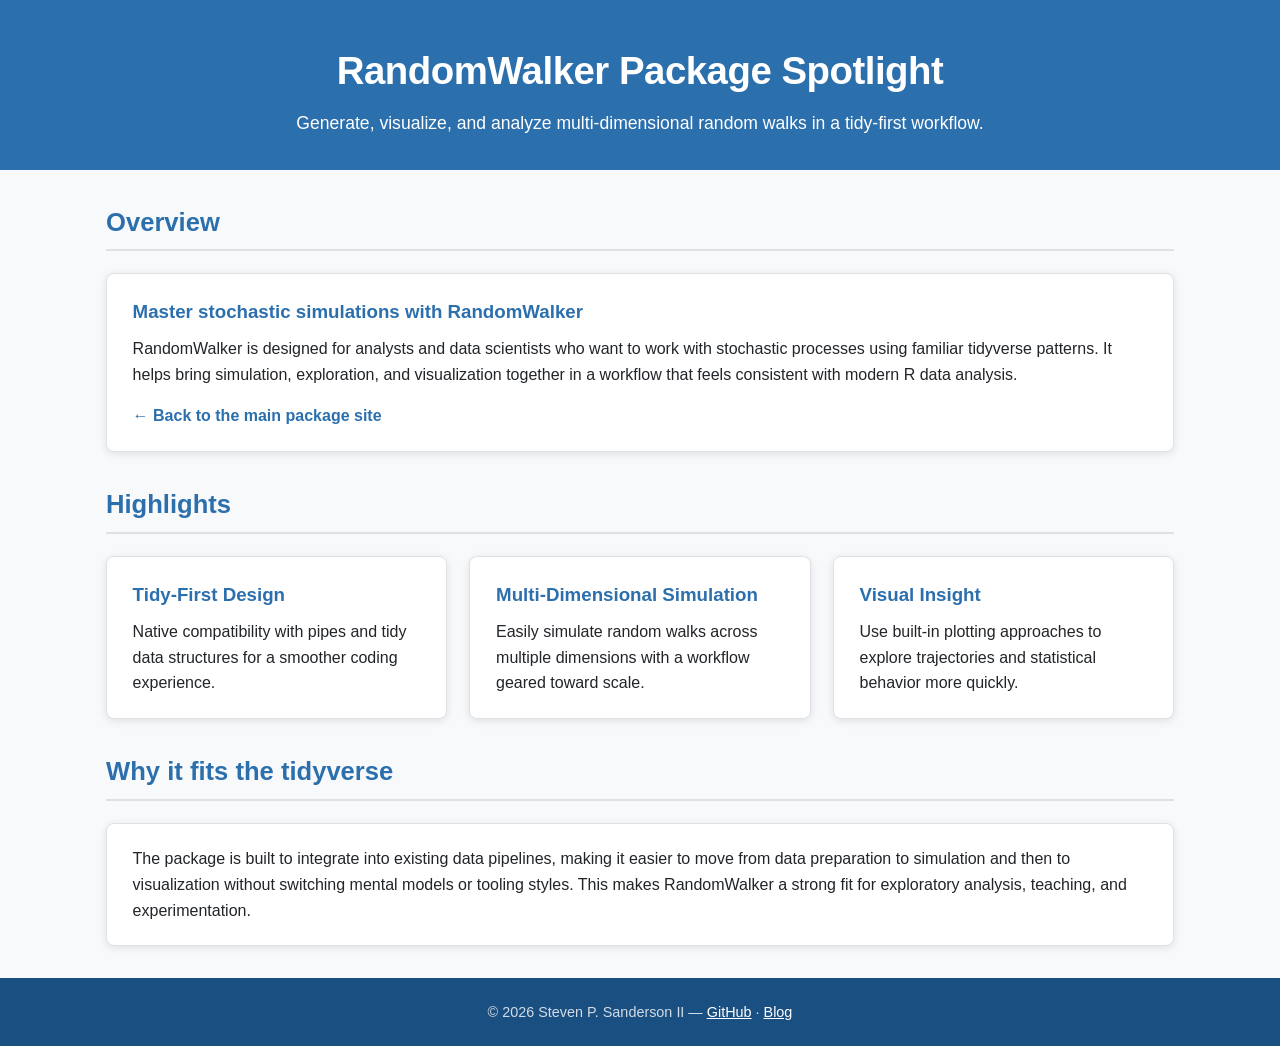
<file: RandomWalker_2026-08-04.html>
<!DOCTYPE html>
<html lang="en">
<head>
  <meta charset="UTF-8" />
  <meta name="viewport" content="width=device-width, initial-scale=1.0" />
  <meta name="description" content="RandomWalker is an R package for generating, visualizing, and analyzing multi-dimensional random walks in tidyverse workflows." />
  <title>RandomWalker Package Spotlight</title>
  <link rel="stylesheet" href="styles.css" />
</head>
<body>

<header>
  <h1>RandomWalker Package Spotlight</h1>
  <p>Generate, visualize, and analyze multi-dimensional random walks in a tidy-first workflow.</p>
</header>

<main>
  <section>
    <h2>Overview</h2>
    <div class="feature-card hero-card">
      <h3>Master stochastic simulations with RandomWalker</h3>
      <p>
        RandomWalker is designed for analysts and data scientists who want to work with stochastic processes
        using familiar tidyverse patterns. It helps bring simulation, exploration, and visualization together
        in a workflow that feels consistent with modern R data analysis.
      </p>
      <p>
        <a href="index.html">&larr; Back to the main package site</a>
      </p>
    </div>
  </section>

  <section>
    <h2>Highlights</h2>
    <div class="feature-grid">
      <div class="feature-card">
        <h3>Tidy-First Design</h3>
        <p>Native compatibility with pipes and tidy data structures for a smoother coding experience.</p>
      </div>
      <div class="feature-card">
        <h3>Multi-Dimensional Simulation</h3>
        <p>Easily simulate random walks across multiple dimensions with a workflow geared toward scale.</p>
      </div>
      <div class="feature-card">
        <h3>Visual Insight</h3>
        <p>Use built-in plotting approaches to explore trajectories and statistical behavior more quickly.</p>
      </div>
    </div>
  </section>

  <section>
    <h2>Why it fits the tidyverse</h2>
    <div class="feature-card">
      <p>
        The package is built to integrate into existing data pipelines, making it easier to move from data
        preparation to simulation and then to visualization without switching mental models or tooling styles.
        This makes RandomWalker a strong fit for exploratory analysis, teaching, and experimentation.
      </p>
    </div>
  </section>
</main>

<footer>
  <p>
    &copy; <span id="yr"></span> Steven P. Sanderson II &mdash;
    <a href="https://github.com/spsanderson" target="_blank" rel="noopener">GitHub</a> &middot;
    <a href="https://www.spsanderson.com/steveondata/" target="_blank" rel="noopener">Blog</a>
  </p>
  <script>document.getElementById('yr').textContent = new Date().getFullYear();</script>
</footer>

</body>
</html>
</file>
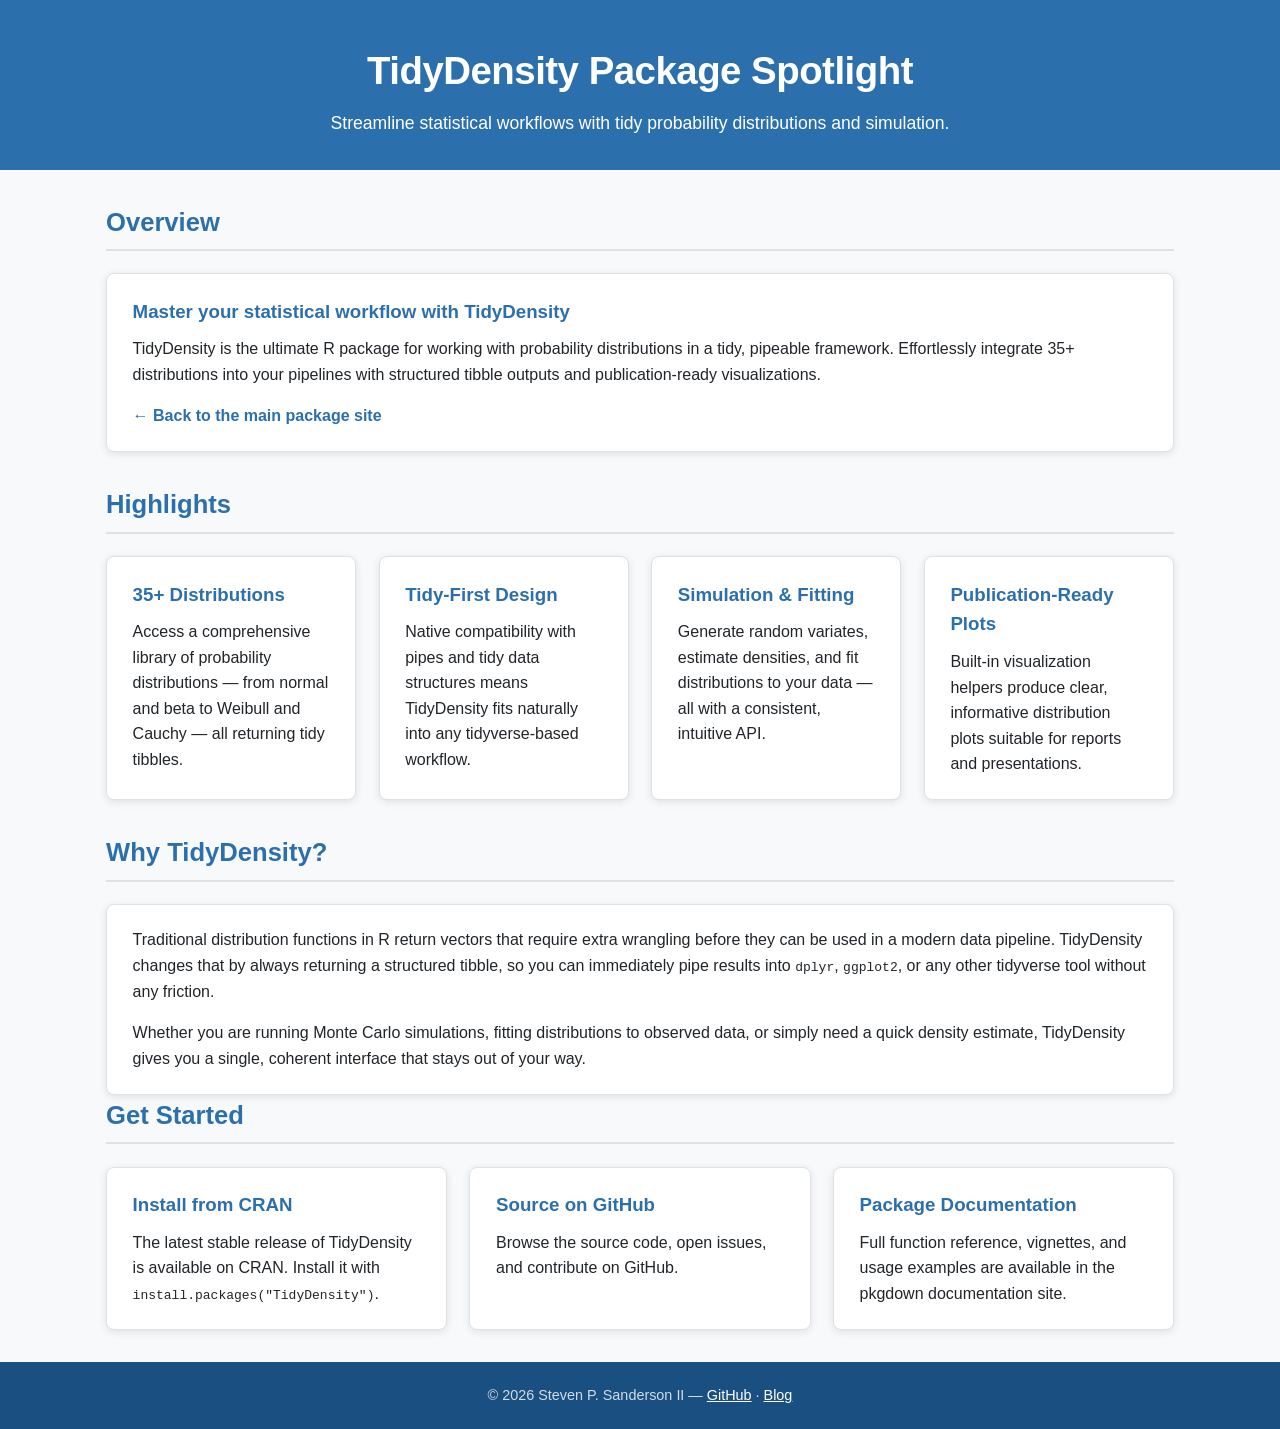
<file: TidyDensity_2026-08-04.html>
<!DOCTYPE html>
<html lang="en">
<head>
  <meta charset="UTF-8" />
  <meta name="viewport" content="width=device-width, initial-scale=1.0" />
  <meta name="description" content="TidyDensity is an R package for tidy-friendly density estimation, random-variate simulation, and distribution fitting with 35+ distributions." />
  <title>TidyDensity Package Spotlight</title>
  <link rel="stylesheet" href="styles.css" />
</head>
<body>

<header>
  <h1>TidyDensity Package Spotlight</h1>
  <p>Streamline statistical workflows with tidy probability distributions and simulation.</p>
</header>

<main>
  <section>
    <h2>Overview</h2>
    <div class="feature-card hero-card">
      <h3>Master your statistical workflow with TidyDensity</h3>
      <p>
        TidyDensity is the ultimate R package for working with probability distributions in a tidy,
        pipeable framework. Effortlessly integrate 35+ distributions into your pipelines with structured
        tibble outputs and publication-ready visualizations.
      </p>
      <p>
        <a href="index.html">&larr; Back to the main package site</a>
      </p>
    </div>
  </section>

  <section>
    <h2>Highlights</h2>
    <div class="feature-grid">
      <div class="feature-card">
        <h3>35+ Distributions</h3>
        <p>Access a comprehensive library of probability distributions — from normal and beta to Weibull and Cauchy — all returning tidy tibbles.</p>
      </div>
      <div class="feature-card">
        <h3>Tidy-First Design</h3>
        <p>Native compatibility with pipes and tidy data structures means TidyDensity fits naturally into any tidyverse-based workflow.</p>
      </div>
      <div class="feature-card">
        <h3>Simulation &amp; Fitting</h3>
        <p>Generate random variates, estimate densities, and fit distributions to your data — all with a consistent, intuitive API.</p>
      </div>
      <div class="feature-card">
        <h3>Publication-Ready Plots</h3>
        <p>Built-in visualization helpers produce clear, informative distribution plots suitable for reports and presentations.</p>
      </div>
    </div>
  </section>

  <section>
    <h2>Why TidyDensity?</h2>
    <div class="feature-card">
      <p>
        Traditional distribution functions in R return vectors that require extra wrangling before they
        can be used in a modern data pipeline. TidyDensity changes that by always returning a structured
        tibble, so you can immediately pipe results into <code>dplyr</code>, <code>ggplot2</code>, or
        any other tidyverse tool without any friction.
      </p>
      <p>
        Whether you are running Monte Carlo simulations, fitting distributions to observed data, or
        simply need a quick density estimate, TidyDensity gives you a single, coherent interface that
        stays out of your way.
      </p>
    </div>
  </section>

  <section>
    <h2>Get Started</h2>
    <div class="feature-grid">
      <div class="feature-card">
        <h3><a href="https://cran.r-project.org/package=TidyDensity" target="_blank" rel="noopener">Install from CRAN</a></h3>
        <p>The latest stable release of TidyDensity is available on CRAN. Install it with <code>install.packages("TidyDensity")</code>.</p>
      </div>
      <div class="feature-card">
        <h3><a href="https://github.com/spsanderson/TidyDensity" target="_blank" rel="noopener">Source on GitHub</a></h3>
        <p>Browse the source code, open issues, and contribute on GitHub.</p>
      </div>
      <div class="feature-card">
        <h3><a href="https://www.spsanderson.com/TidyDensity/" target="_blank" rel="noopener">Package Documentation</a></h3>
        <p>Full function reference, vignettes, and usage examples are available in the pkgdown documentation site.</p>
      </div>
    </div>
  </section>
</main>

<footer>
  <p>
    &copy; <span id="yr"></span> Steven P. Sanderson II &mdash;
    <a href="https://github.com/spsanderson" target="_blank" rel="noopener">GitHub</a> &middot;
    <a href="https://www.spsanderson.com/steveondata/" target="_blank" rel="noopener">Blog</a>
  </p>
  <script>document.getElementById('yr').textContent = new Date().getFullYear();</script>
</footer>

</body>
</html>
</file>
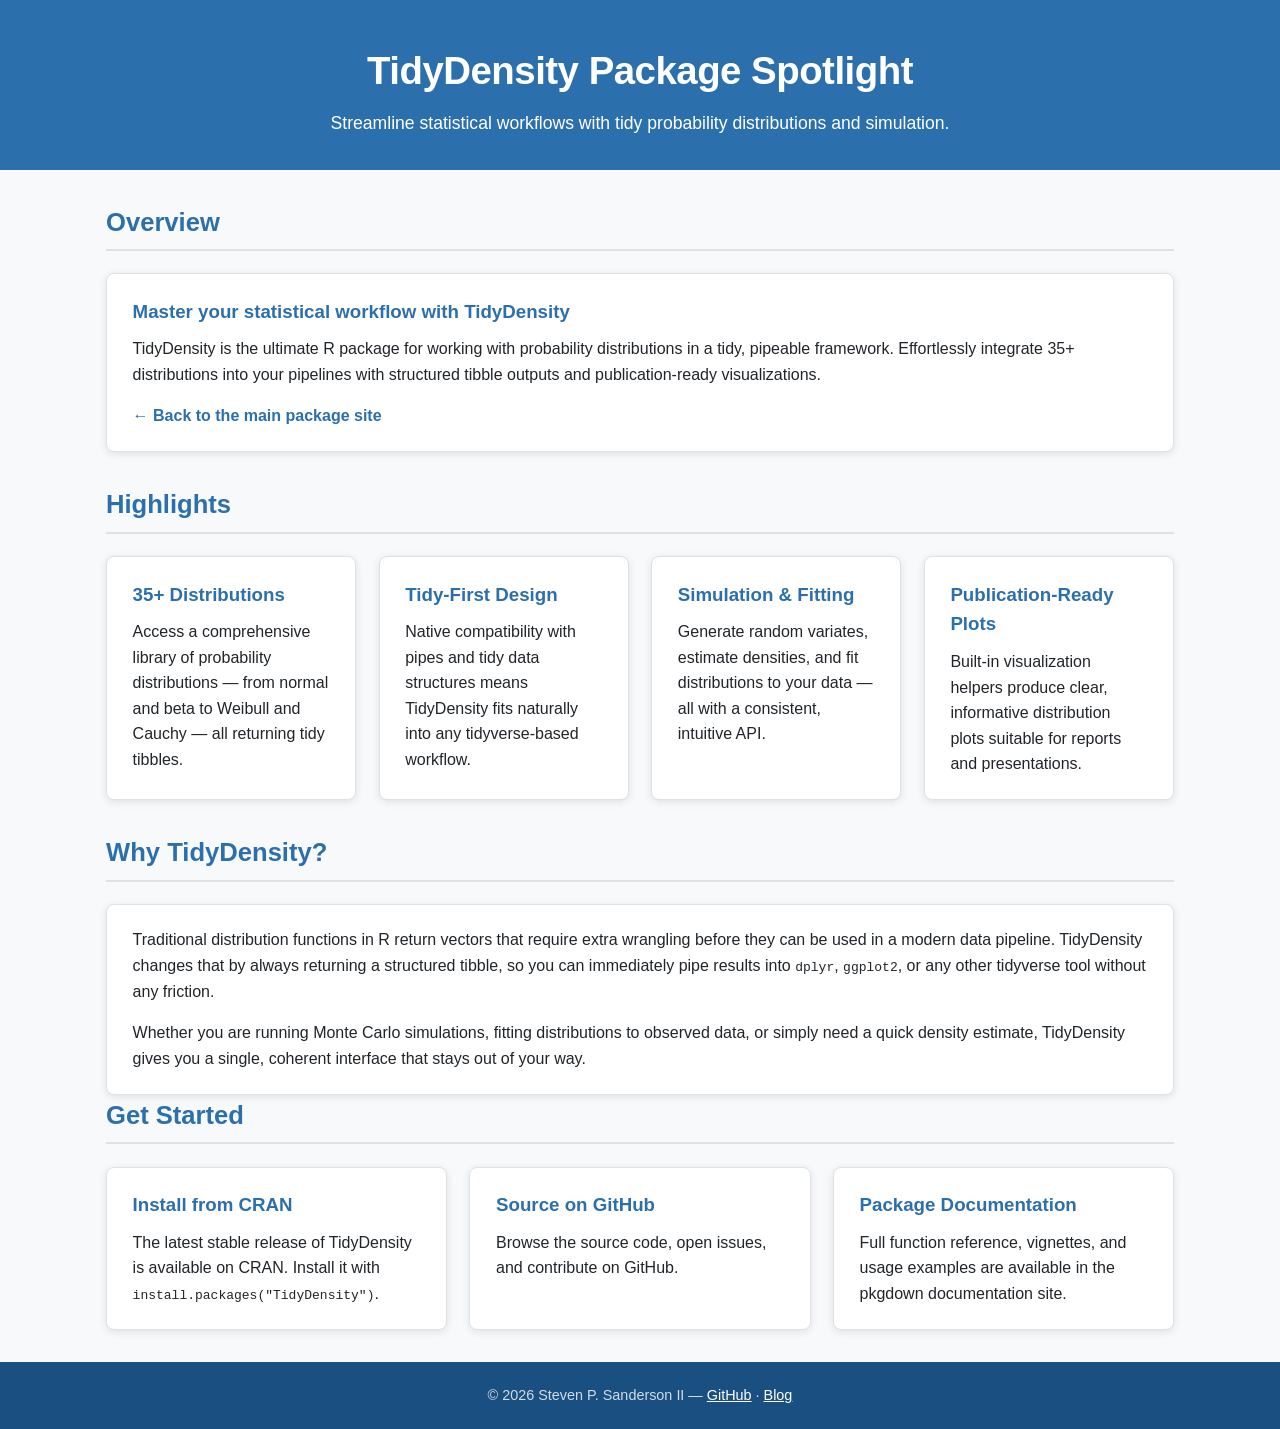
<file: TidyDensity_2026_08_04.html>
<!DOCTYPE html>
<html lang="en">
<head>
  <meta charset="UTF-8">
  <meta http-equiv="refresh" content="0; url=TidyDensity_2026-08-04.html">
  <title>Redirecting…</title>
  <link rel="canonical" href="TidyDensity_2026-08-04.html">
</head>
<body>
  <p>Redirecting to <a href="TidyDensity_2026-08-04.html">TidyDensity_2026-08-04.html</a>…</p>
</body>
</html>
</file>
<file: styles.css>
/* =====================================================
   r_package_marketing — shared stylesheet
   ===================================================== */

*, *::before, *::after {
  box-sizing: border-box;
  margin: 0;
  padding: 0;
}

:root {
  --color-bg:        #f8f9fa;
  --color-surface:   #ffffff;
  --color-primary:   #2c6fad;
  --color-primary-d: #1a4f82;
  --color-accent:    #28a745;
  --color-text:      #212529;
  --color-muted:     #6c757d;
  --color-border:    #dee2e6;
  --radius:          8px;
  --shadow:          0 2px 8px rgba(0,0,0,.10);
  --max-width:       1100px;
}

body {
  font-family: "Segoe UI", Roboto, "Helvetica Neue", Arial, sans-serif;
  background: var(--color-bg);
  color: var(--color-text);
  line-height: 1.6;
}

/* ---- Header ---- */
header {
  background: var(--color-primary);
  color: #fff;
  padding: 2.5rem 1rem 2rem;
  text-align: center;
}

header h1 {
  font-size: 2.4rem;
  font-weight: 700;
  letter-spacing: -0.5px;
}

header p {
  font-size: 1.1rem;
  color: #fff;
  margin-top: .5rem;
}

/* ---- Main layout ---- */
main {
  max-width: var(--max-width);
  margin: 2rem auto;
  padding: 0 1rem;
}

/* ---- Section headings ---- */
section h2 {
  font-size: 1.6rem;
  color: var(--color-primary);
  border-bottom: 2px solid var(--color-border);
  padding-bottom: .4rem;
  margin-bottom: 1.4rem;
}

/* ---- Package grid ---- */
.pkg-grid {
  display: grid;
  grid-template-columns: repeat(auto-fill, minmax(280px, 1fr));
  gap: 1.4rem;
  margin-bottom: 3rem;
}

.pkg-card {
  background: var(--color-surface);
  border: 1px solid var(--color-border);
  border-radius: var(--radius);
  box-shadow: var(--shadow);
  padding: 1.4rem 1.6rem;
  transition: transform .15s ease, box-shadow .15s ease;
}

.pkg-card:hover {
  transform: translateY(-3px);
  box-shadow: 0 6px 18px rgba(0,0,0,.13);
}

.pkg-card h3 {
  font-size: 1.2rem;
  margin-bottom: .4rem;
}

.pkg-card h3 a {
  color: var(--color-primary);
  text-decoration: none;
}

.pkg-card h3 a:hover {
  text-decoration: underline;
}

.pkg-card p {
  font-size: .95rem;
  color: var(--color-muted);
  margin-bottom: .8rem;
}

.badge-row {
  display: flex;
  flex-wrap: wrap;
  gap: .4rem;
}

.badge-row a img {
  height: 20px;
}

/* ---- Footer ---- */
footer {
  background: var(--color-primary-d);
  color: rgba(255,255,255,.8);
  text-align: center;
  padding: 1.4rem 1rem;
  font-size: .9rem;
}

footer a {
  color: #fff;
}

.page-links {
  margin: 0 0 2rem;
  padding-left: 1.2rem;
}

.page-links li + li {
  margin-top: .35rem;
}

.page-links a,
.feature-card a {
  color: var(--color-primary);
  font-weight: 600;
  text-decoration: none;
}

.page-links a:hover,
.feature-card a:hover {
  text-decoration: underline;
}

.feature-grid {
  display: grid;
  grid-template-columns: repeat(auto-fit, minmax(240px, 1fr));
  gap: 1.4rem;
  margin-bottom: 2rem;
}

.feature-card {
  background: var(--color-surface);
  border: 1px solid var(--color-border);
  border-radius: var(--radius);
  box-shadow: var(--shadow);
  padding: 1.4rem 1.6rem;
}

.feature-card h3 {
  color: var(--color-primary);
  margin-bottom: .6rem;
}

.feature-card p + p {
  margin-top: 1rem;
}

.hero-card {
  margin-bottom: 2rem;
}
</file>
